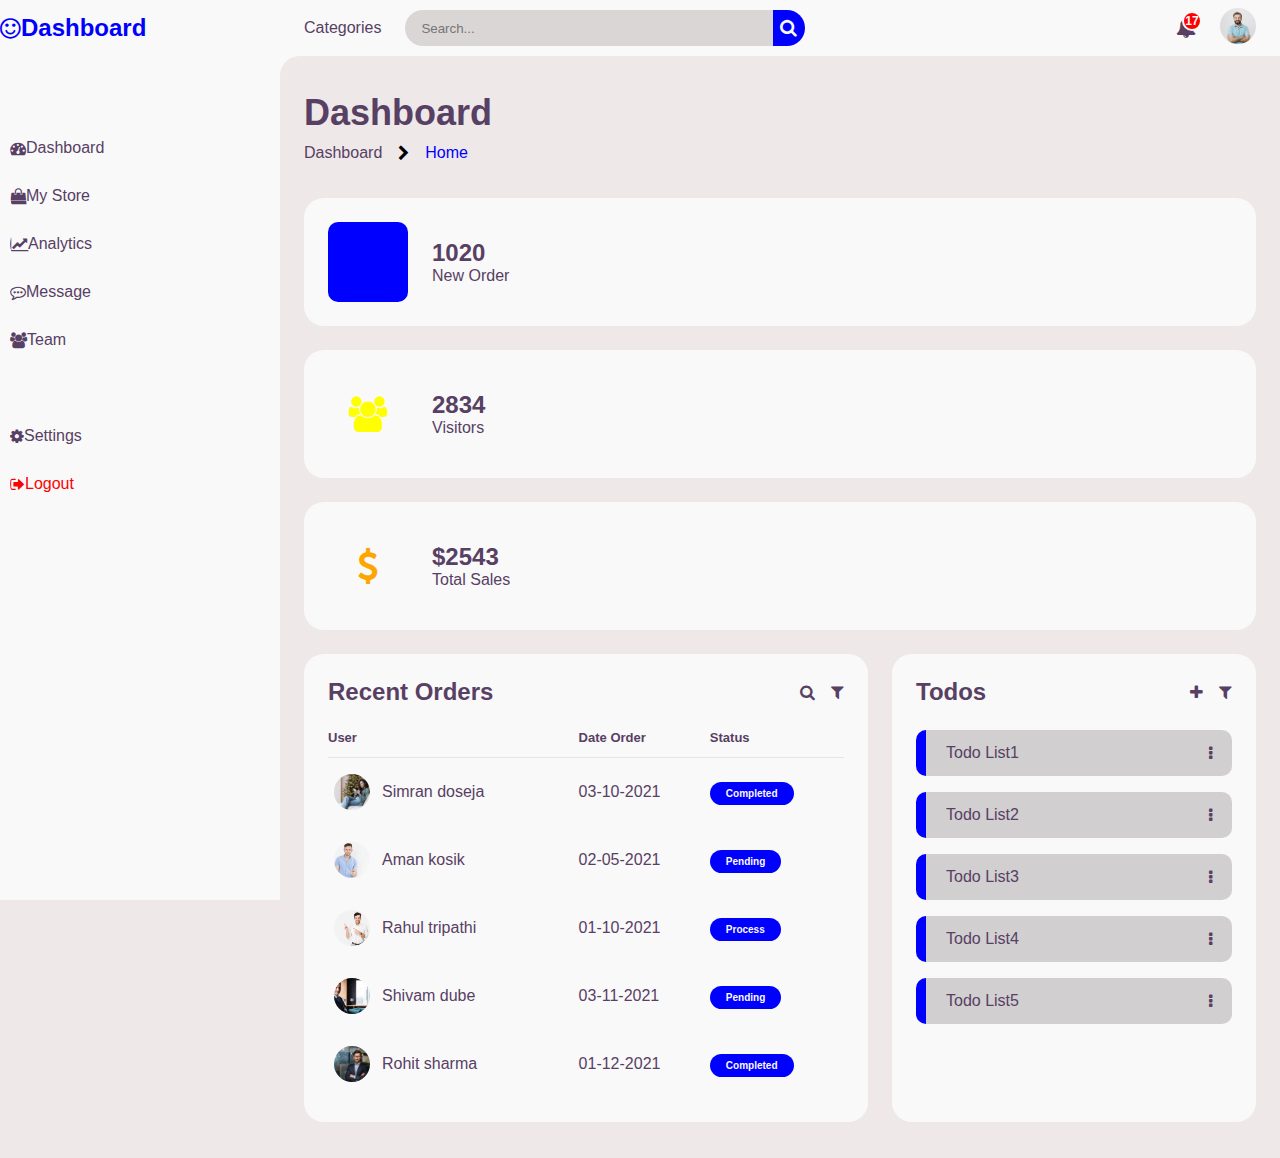
<file: index.html>
<!DOCTYPE html>
<html lang="en">
<head>
	<meta charset="UTF-8">
	<meta name="viewport" content="width=device-width, initial-scale=1.0">

	<!-- Boxicons -->
	<link rel="stylesheet" href="https://cdnjs.cloudflare.com/ajax/libs/font-awesome/4.7.0/css/font-awesome.min.css">
	<!-- My CSS -->
	<link rel="stylesheet" href="style.css">

	<title>AdminHub</title>
</head>
<body>
	<!-- SIDEBAR -->
	<section class="sidebar">
		<a href="#" class="brand">
            <i class="fa fa-smile-o" aria-hidden="true"></i>
			<span class="text">Dashboard</span>
		</a>
		<ul class="side-menu top">
			<li class="active">
				<a href="form.html">
                    <i class="fa fa-tachometer" aria-hidden="true"></i>
					<span class="text">Dashboard</span>
				</a>
			</li>
			<li>
				<a href= "regex-form.html">
                    <i class="fa fa-shopping-bag" aria-hidden="true"></i>
					<span class="text">My Store</span>
				</a>
			</li>
			<li>
				<a href="form.html">
                    <i class="fa fa-line-chart" aria-hidden="true"></i>
					<span class="text">Analytics</span>
				</a>
			</li>
			<li>
				<a href="#">
                    <i class="fa fa-commenting-o" aria-hidden="true"></i>
					<span class="text">Message</span>
				</a>
			</li>
			<li>
				<a href="#">
                    <i class="fa fa-users" aria-hidden="true"></i>
					<span class="text">Team</span>
				</a>
			</li>
		</ul>
		<ul class="side-menu">
			<li>
				<a href="#">
                    <i class="fa fa-cog" aria-hidden="true"></i>
					<span class="text">Settings</span>
				</a>
			</li>
			<li>
				<a href="#" class="logout">
                    <i class="fa fa-sign-out" aria-hidden="true"></i>
					<span class="text">Logout</span>
				</a>
			</li>
		</ul>
	</section>
	<!-- SIDEBAR -->
	<!-- CONTENT -->
	<section class="content">
		<!-- NAVBAR -->
		<nav>
			<a href="#" class="nav-link">Categories</a>
			<form action="#">
				<div class="form-input">
					<input type="search" placeholder="Search...">
					<button type="submit" class="search-btn"> <i class="fa fa-search" aria-hidden="true"></i></button>
				</div>
			</form>
			<a href="#" class="notification">
                <i class="fa fa-bell" aria-hidden="true"></i>
				<span class="num">17</span>
			</a>
			<a href="#" class="profile">
				<img src="IMAGES/handsome-confident-smiling-man-with-hands-crossed-chest_176420-18743.webp">
			</a>
		</nav>
		<!-- NAVBAR -->
		<!-- MAIN -->
		<main>
			<div class="head-title">
				<div class="left">
					<h1>Dashboard</h1>
					<ul class="breadcrumb">
						<li>
							<a href="#">Dashboard</a>
						</li>
						 
						<i class="fa fa-chevron-right" aria-hidden="true"></i>
						<li>
							<a class="active" href="#">Home</a>
						</li>
					</ul>
				</div>
				 
			</div>
			<ul class="box-info">
				<li>
					 <i class="fa fa-calendar" aria-hidden="true"></i>
					<span class="text">
						<h3>1020</h3>
						<p>New Order</p>
					</span>
				</li>
				<li>
					<i class="fa fa-users" aria-hidden="true"></i>
					<span class="text">
						<h3>2834</h3>
						<p>Visitors</p>
					</span>
				</li>
				<li>
					<i class="fa fa-usd" aria-hidden="true"></i>
					<span class="text">
						<h3>$2543</h3>
						<p>Total Sales</p>
					</span>
				</li>
			</ul>
			<div class="table-data">
				<div class="order">
					<div class="head">
						<h3>Recent Orders</h3>
						<i class="fa fa-search" aria-hidden="true"></i>
						<i class="fa fa-filter" aria-hidden="true"></i>
					</div>
					<table>
						<thead>
							<tr>
								<th>User</th>
								<th>Date Order</th>
								<th>Status</th>
							</tr>
						</thead>
						<tbody>
							<tr>
								<td>
									<img src="IMAGES/1.jpg">
									<p>Simran doseja</p>
								</td>
								<td>03-10-2021</td>
								<td><span class="status completed">Completed</span></td>
							</tr>
							<tr>
								<td>
									<img src="IMAGES/2.jpg">
									<p>Aman kosik</p>
								</td>
								<td>02-05-2021</td>
								<td><span class="status pending">Pending</span></td>
							</tr>
							<tr>
								<td>
									<img src="IMAGES/3.webp">
									<p>Rahul tripathi</p>
								</td>
								<td>01-10-2021</td>
								<td><span class="status process">Process</span></td>
							</tr>
							<tr>
								<td>
									<img src="IMAGES/4.jpg">
									<p>Shivam dube</p>
								</td>
								<td>03-11-2021</td>
								<td><span class="status pending">Pending</span></td>
							</tr>
							<tr>
								<td>
									<img src="IMAGES/5.jpg">
									<p>Rohit sharma</p>
								</td>
								<td>01-12-2021</td>
								<td><span class="status completed">Completed</span></td>
							</tr>
						</tbody>
					</table>
				</div>
				<div class="todo">
					<div class="head">
						<h3>Todos</h3>
						<i class="fa fa-plus" aria-hidden="true"></i>
						<i class="fa fa-filter" aria-hidden="true"></i>
					</div>
					<ul class="todo-list">
						<li class="completed">
							<p>Todo List1</p>
							<i class="fa fa-ellipsis-v" aria-hidden="true"></i>
						</li>
						<li class="completed">
							<p>Todo List2</p>
							<i class="fa fa-ellipsis-v" aria-hidden="true"></i>
						</li>
						<li class="not-completed">
							<p>Todo List3</p>
							<i class="fa fa-ellipsis-v" aria-hidden="true"></i>
						</li>
						<li class="completed">
							<p>Todo List4</p>
							<i class="fa fa-ellipsis-v" aria-hidden="true"></i>
						</li>
						<li class="not-completed">
							<p>Todo List5</p>
							<i class="fa fa-ellipsis-v" aria-hidden="true"></i>
						</li>
					</ul>
				</div>
			</div>
		</main>
		<!-- MAIN -->
	</section>
	<!-- CONTENT -->
	<script src="script.js"></script>
</body>
</html>
</file>
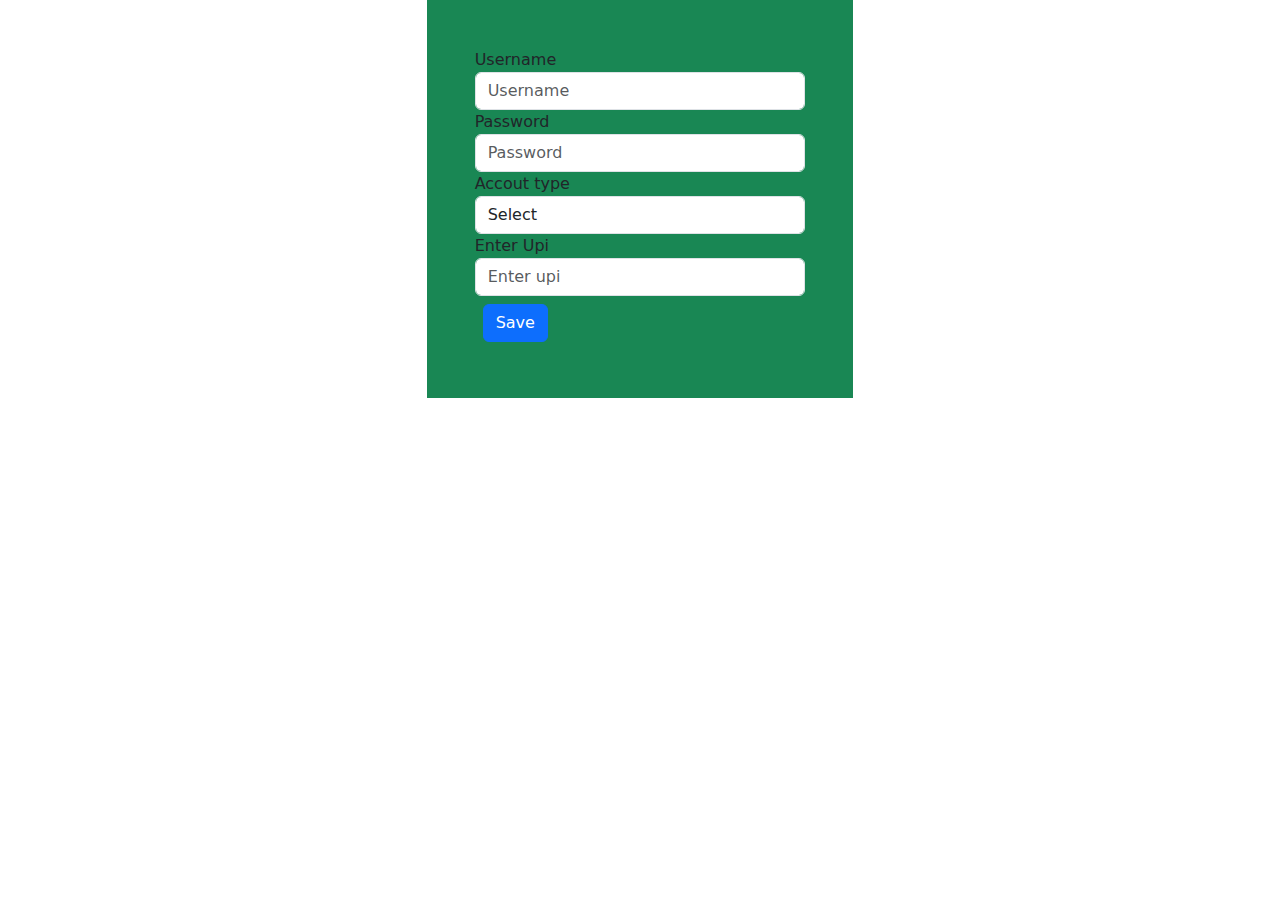
<file: regex-form.html>
<!DOCTYPE html>
<html lang="en">
<head>
    <meta charset="UTF-8">
    <meta http-equiv="X-UA-Compatible" content="IE=edge">
    <meta name="viewport" content="width=device-width, initial-scale=1.0">
    <title>Document</title>
    <link href="https://cdn.jsdelivr.net/npm/bootstrap@5.0.2/dist/css/bootstrap.min.css" rel="stylesheet"  crossorigin="anonymous">
</head>
<body>
    <style>
        #upi{
            display: none;
        }
        #self_bank{
            display: none;
        }
    </style>
    <div class="col-md-4 offset-md-4 p-5 bg-success">
        <form action="" method="post">
            <div class="form-group">
                <label for="">Username</label>
                <input type=" text" class="form-control" placeholder="Username" required>
            </div>
            <div class="form-group">
                <label for="">Password</label>
                <input type=" text" class="form-control" placeholder="Password" required>
            </div>
            <div class="form-group">
                <label for="">Accout type</label>
                <select name="" id="accout_type" class="form-control"  onchange="selectdata()">
                    <option value="">Select</option>
                    <option value="UPI">UPI</option>
                    <option value="self_bank">SELF BANK</option>
                </select>
            </div>
            <div class="form-group">
                <label for="">Enter Upi</label>
                <input type=" text" class="form-control" placeholder="Enter upi" required>
            </div>
            <div class="form-group" id="self_bank">
                <label for="">Bank Accout No.</label>
                <input type=" text" class="form-control" placeholder="Bank Accout" required>
                <label for="">Bank Accout No.</label>
                <input type=" text" class="form-control" placeholder="ifsc code" required>
            </div>
            <div class="form-group m-2">
                <button type="button" class="btn btn-primary">Save</button>
            </div>
        </form>
    </div>
    <script>
        function selectdata( ) {
            var accout_type= document.getElementById('accout_type').value;
            var upiform = document.getElementById('UPI');
            var self_bankform = document.getElementById('self_bank');

            if (accout_type=="upi") {

                upiform.style.display="block";
                self_bankform.style.display="none";
            }
            else if (accout_type=="self_bank") {
                self_bankform.style.display="block";
                upiform.style.display="none";
            }
            else {
                self_bankform.style.display="none";
                upiform.style.display="none";
            }
        }
    </script>
</body>
</html>
</file>
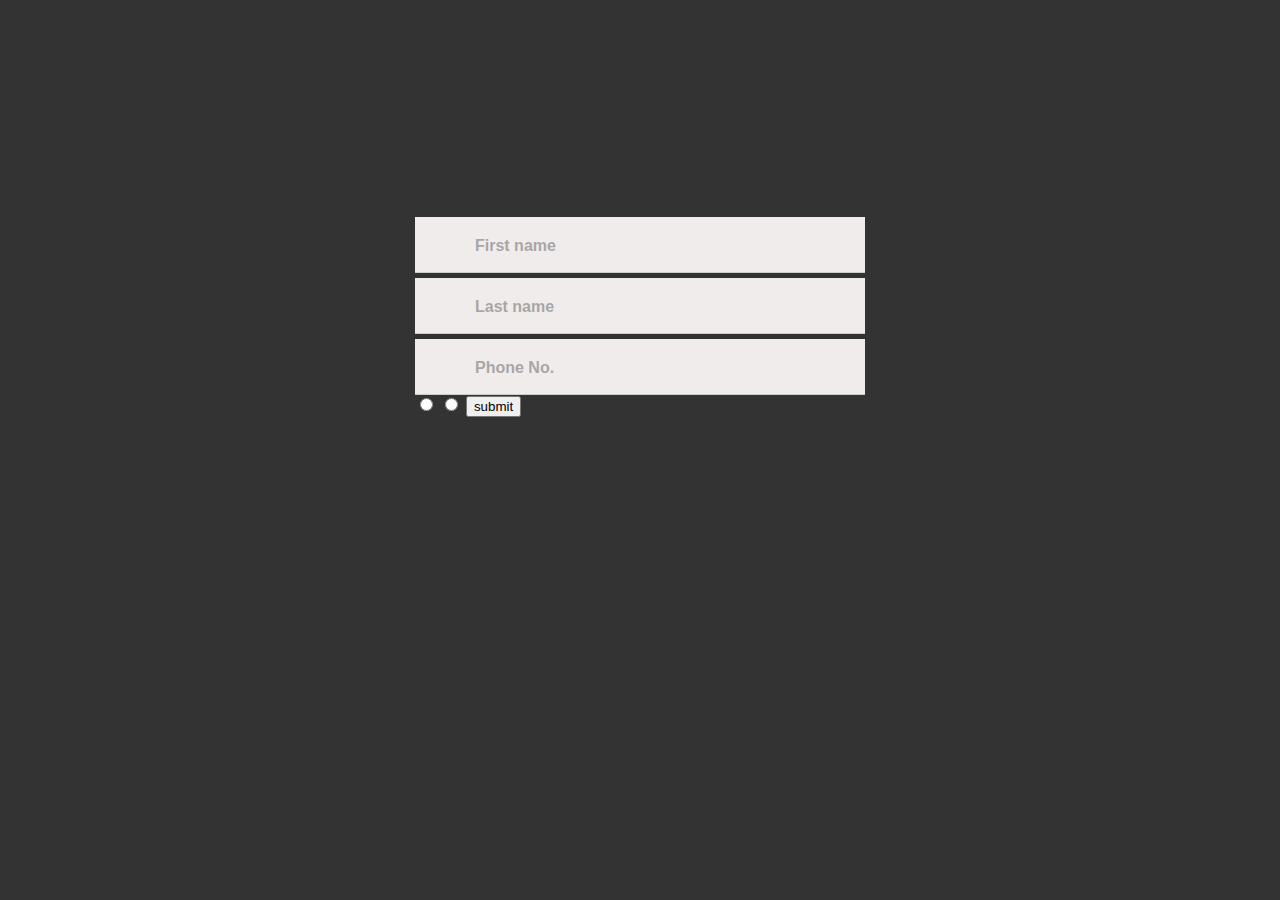
<file: view.html>
<html>
<head>
	<title>HTML CSS Form Validation | 	webdevtrick.com</title>
	<link rel="stylesheet" type="text/css" href="form.css">
</head>
<body onload="onloadstore()">
 
	<form action="#0">
		<div>
			
			<input type="text" name="firstname" id="firstname" placeholder=" " required>
			<label for="firstname">First name</label>
		</div>
		<div>
		
			<input type="text" name="lastname" id="lastname" placeholder=" " required>
			<label for="lastname">Last name</label>
		</div>
		<div>
			
			<input type="tel" name="tel" id="tel" placeholder=" "
			pattern="^(\s*)?(\+)?([- _():=+]?\d[- _():=+]?){10,14}(\s*)?$" required>
			<label for="tel">Phone No.</label>
			<div class="requirements"> Must be a valid Phone Number!</div>
		</div>

	 
			
		
		<input type="radio" id="male" value="male" name="gender">
		<input type="radio" id="female" value="female" name="gender">
		 



	
		 <button type="button"> submit</button>
	</form>
  

	 <script>

function onloadstore(){
	 
   var gertfullname= sessionStorage.getItem('firstname');
   var gertlastname= sessionStorage.getItem('lastname');
   var gertmoblname= sessionStorage.getItem('tel');
   var gertmale= sessionStorage.getItem('male');
   var gertfemale= sessionStorage.getItem('female');


    document.getElementById("firstname").value = gertfullname;
	 document.getElementById("lastname").value = gertlastname;
 document.getElementById("tel").value = gertmoblname;
 document.getElementById("male").value = gertmale;
 document.getElementById("female").value = gertfemale;
}
 
	 </script>
  
</body>
</html>
</file>
<file: style.css>
* {
	margin: 0;
	padding: 0;
	box-sizing: border-box;
}
a {
	text-decoration: none;
}
li {
	list-style: none;
}
 
html {
	overflow-x: hidden;
}
 
body {
	background: rgb(238, 232, 232);
	overflow-x: hidden;
}
/* SIDEBAR */
.sidebar {
	position: fixed;
	top: 0;
	left: 0;
	width: 280px;
	height: 100%;
	background: #f9f9f9;
	z-index: 2000;
	font-family: sans-serif;
	transition: .3s ease;
	overflow-x: hidden;
	scrollbar-width: none;
}
.sidebar.hide {
	width: 60px;
}
.sidebar .brand {
	font-size: 24px;
	font-weight: 700;
	height: 56px;
	display: flex;
	align-items: center;
	color:blue;
	position: sticky;
	top: 0;
	left: 0;
	background: #f9f9f9;
	z-index: 500;
	padding-bottom: 20px;
	box-sizing: content-box;
}
.sidebar .side-menu {
	width: 100%;
	margin-top: 48px;
}
.sidebar .side-menu li {
	height: 48px;
	background: transparent;
	margin-left: 6px;
	border-radius: 48px 0 0 48px;
	padding: 4px;
}
.sidebar .side-menu li a {
	width: 100%;
	height: 100%;
	background:#f9f9f9;
	display: flex;
	align-items: center;
	border-radius: 48px;
	font-size: 16px;
	color: #584064;
	white-space: nowrap;
	overflow-x: hidden;
}
.sidebar.hide .side-menu li a {
	width: calc(48px - (4px * 2));
	transition: width .3s ease;
}
.sidebar .side-menu li a.logout {
	color:  red;
}
.sidebar .side-menu.top li a:hover {
	color: blue;
}
 
/* SIDEBAR */
/* CONTENT */
.content {
	position: relative;
	width: calc(100% - 280px);
	left: 280px;
	transition: .3s ease;
}
.sidebar.hide ~ .content {
	width: calc(100% - 60px);
	left: 60px;
}
/* NAVBAR */
.content nav {
	height: 56px;
	background: #f9f9f9;
	padding: 0 24px;
	display: flex;
	align-items: center;
	grid-gap: 24px;
	font-family: sans-serif;
	position: sticky;
	top: 0;
	left: 0;
	z-index: 1000;
}
.content nav::before {
	content: '';
	position: absolute;
	width: 40px;
	height: 40px;
	bottom: -40px;
	left: 0;
	border-radius: 50%;
	box-shadow: -20px -20px 0 #f9f9f9;
}
.content nav a {
	color:  #584064;
}
.content nav .nav-link {
	font-size: 16px;
	transition: .3s ease;
}
.content nav .nav-link:hover {
	color: blue;
}
.content nav form {
	max-width: 400px;
	width: 100%;
	margin-right: auto;
}
.content nav form .form-input {
	display: flex;
	align-items: center;
	height: 36px;
}
.content nav form .form-input input {
	flex-grow: 1;
	padding: 0 16px;
	height: 100%;
	border: none;
	background:rgb(219, 214, 214);
	border-radius: 36px 0 0 36px;
	outline: none;
	width: 100%;
	color: #584064
}
.content nav form .form-input button {
	width: 36px;
	height: 100%;
	display: flex;
	justify-content: center;
	align-items: center;
	background: blue;
	color:  #f9f9f9;
	font-size: 18px;
	border: none;
	outline: none;
	border-radius: 0 36px 36px 0;
	cursor: pointer;
}
.content nav .notification {
	font-size: 20px;
	position: relative;
}
.content nav .notification .num {
	position: absolute;
	top: -6px;
	right: -6px;
	width: 20px;
	height: 20px;
	border-radius: 50%;
	border: 2px solid #f9f9f9;
	background: red;
	color: #f9f9f9;
	font-weight: 700;
	font-size: 12px;
	display: flex;
	justify-content: center;
	align-items: center;
}
.content nav .profile img {
	width: 36px;
	height: 36px;
	object-fit: cover;
	border-radius: 50%;
}
.content nav .switch-mode {
	display: block;
	min-width: 50px;
	height: 25px;
	border-radius: 25px;
	background: rgb(238, 234, 234);
	cursor: pointer;
	position: relative;
}
.content nav .switch-mode::before {
	content: '';
	position: absolute;
	top: 2px;
	left: 2px;
	bottom: 2px;
	width: calc(25px - 4px);
	background: blue;
	border-radius: 50%;
	transition: all .3s ease;
}
.content nav #switch-mode:checked + .switch-mode::before {
	left: calc(100% - (25px - 4px) - 2px);
}
/* NAVBAR */
/* MAIN */
.content main {
	width: 100%;
	padding: 36px 24px;
	font-family: sans-serif;
 
	overflow-y: auto;
}
.content main .head-title {
	display: flex;
	align-items: center;
	justify-content: space-between;
	grid-gap: 16px;
	flex-wrap: wrap;
}
.content main .head-title .left h1 {
	font-size: 36px;
	font-weight: 600;
	margin-bottom: 10px;
	color: #584064;
}
.content main .head-title .left .breadcrumb {
	display: flex;
	align-items: center;
	grid-gap: 16px;
}
.content main .head-title .left .breadcrumb li {
	color:  #584064;
}
.content main .head-title .left .breadcrumb li a {
	color:  #584064;
	pointer-events: none;
}
.content main .head-title .left .breadcrumb li a.active {
	color: blue;
	pointer-events: unset;
}
.content main .head-title .btn-download {
	height: 36px;
	padding: 0 16px;
	border-radius: 36px;
	background: blue;
	color: #f9f9f9;
	display: flex;
	justify-content: center;
	align-items: center;
	grid-gap: 10px;
	font-weight: 500;
}
.content main .box-info {
	display: grid;
	grid-gap: 24px;
	margin-top: 36px;
}
.content main .box-info li {
	padding: 24px;
	background: #f9f9f9;
	border-radius: 20px;
	display: flex;
	align-items: center;
	grid-gap: 24px;
}
.content main .box-info li .fa {
	width: 80px;
	height: 80px;
	border-radius: 10px;
	font-size: 36px;
	display: flex;
	justify-content: center;
	align-items: center;
}
.content main .box-info li:nth-child(1) .fa {
	background:blue;
	color: blue;
}
.content main .box-info li:nth-child(2) .fa {
	background:light-yellow;
	color: yellow;
}
.content main .box-info li:nth-child(3) .fa{
	background: light-orange;
	color: orange;
}
.content main .box-info li .text h3 {
	font-size: 24px;
	font-weight: 600;
	color: #584064;
}
.content main .box-info li .text p {
	color:  #584064;	
}
.content main .table-data {
	display: flex;
	flex-wrap: wrap;
	grid-gap: 24px;
	margin-top: 24px;
	width: 100%;
	color: #584064;
}
.content main .table-data > div {
	border-radius: 20px;
	background: #f9f9f9;
	padding: 24px;
	overflow-x: auto;
}
.content main .table-data .head {
	display: flex;
	align-items: center;
	grid-gap: 16px;
	margin-bottom: 24px;
}
.content main .table-data .head h3 {
	margin-right: auto;
	font-size: 24px;
	font-weight: 600;
}
.content main .table-data .head .bx {
	cursor: pointer;
}

.content main .table-data .order {
	flex-grow: 1;
	flex-basis: 500px;
}
.content main .table-data .order table {
	width: 100%;
	border-collapse: collapse;
}
.content main .table-data .order table th {
	padding-bottom: 12px;
	font-size: 13px;
	text-align: left;
	border-bottom: 1px solid rgb(232, 228, 228);
}
.content main .table-data .order table td {
	padding: 16px 0;
}
.content main .table-data .order table tr td:first-child {
	display: flex;
	align-items: center;
	grid-gap: 12px;
	padding-left: 6px;
}
.content main .table-data .order table td img {
	width: 36px;
	height: 36px;
	border-radius: 50%;
	object-fit: cover;
}
.content main .table-data .order table tbody tr:hover {
	background: rgb(216, 213, 213);
}
.content main .table-data .order table tr td .status {
	font-size: 10px;
	padding: 6px 16px;
	color: #f9f9f9;
	border-radius: 20px;
	font-weight: 700;
}
.content main .table-data .order table tr td .status.completed {
	background: blue;
}
.content main .table-data .order table tr td .status.process {
	background: blue;
}
.content main .table-data .order table tr td .status.pending {
	background: blue;
}

 
.content main .table-data .todo {
	flex-grow: 1;
	flex-basis: 300px;
}
.content main .table-data .todo .todo-list {
	width: 100%;
}
.content main .table-data .todo .todo-list li {
	width: 100%;
	margin-bottom: 16px;
	background: rgb(209, 207, 207);
	border-radius: 10px;
	padding: 14px 20px;
	display: flex;
	justify-content: space-between;
	align-items: center;
}
.content main .table-data .todo .todo-list li .fa {
	cursor: pointer;
}
.content main .table-data .todo .todo-list li.completed {
	border-left: 10px solid blue;
}
.content main .table-data .todo .todo-list li.not-completed {
	border-left: 10px solid blue;
}
.content main .table-data .todo .todo-list li:last-child {
	margin-bottom: 0;
}
/* MAIN */
/* CONTENT */









@media screen and (max-width: 768px) {
	.sidebar {
		width: 200px;
	}

	.content {
		width: calc(100% - 60px);
		left: 200px;
	}

	.content nav .nav-link {
		display: none;
	}
}






@media screen and (max-width: 576px) {
	.content nav form .form-input input {
		display: none;
	}

	.content nav form .form-input button {
		width: auto;
		height: auto;
		background: transparent;
		border-radius: none;
		color: #d4c9d9;
	}

	.content nav form.show .form-input input {
		display: block;
		width: 100%;
	}
	.content nav form.show .form-input button {
		width: 36px;
		height: 100%;
		border-radius: 0 36px 36px 0;
		color:#f9f9f9;
		background: red;
	}

	 

	.content main .box-info {
		grid-template-columns: 1fr;
	}

	.content main .table-data .head {
		min-width: 420px;
	}
	.content main .table-data .order table {
		min-width: 420px;
	}
	.content main .table-data .todo .todo-list {
		min-width: 420px;
	}
}
</file>
<file: form.css>
body {
	margin-top: 15%;
  background: #333;
  font-family: Arial;
	padding: 20px;
}
 
*{
	box-sizing: border-box;
}
 
form{
	max-width: 450px;
	margin: 0 auto;
}
 
form > div{
	margin-top: 5px;
	position: relative;
	background: white;
	border-bottom: 1px solid #ccc;
}
 
form > div > label{
	opacity: 0.3;
	font-weight: bold;
	position: absolute;
	top: 20px;
	left: 60px;
}
 
form > div > input[type="text"],
form > div > input[type="email"],
form > div > input[type="password"],
form > div > input[type="tel"]{
	width: 100%;
	border: 0;
	padding: 20px 20px 20px 60px;
	background: #F0ECEC;
}
 
form > div > input[type="text"]:focus,
form > div > input[type="email"]:focus,
form > div > input[type="password"]:focus,
form > div > input[type="tel"]:focus{
	outline: 0;
	background: white;
}
 
form > div > input[type="text"]:focus + label,
form > div > input[type="email"]:focus + label,
form > div > input[type="password"]:focus + label,
form > div > input[type="tel"]:focus + label{
	opacity: 0;
}
 
form > div > input[type="text"]:valid,
form > div > input[type="email"]:valid,
form > div > input[type="password"]:valid,
form > div > input[type="tel"]:valid{
	background: url('https://webdevtrick.com/wp-content/uploads/check-icon.svg');
	background-size: 20px;
	background-repeat: no-repeat;
	background-position: 415px 18px;
}
 
form > div > input[type="text"]:valid + label,
form > div > input[type="email"]:valid + label,
form > div > input[type="password"]:valid + label,
form > div > input[type="tel"]:valid + label{
	opacity: 0;
}
 
form > div > input[type="text"]:invalid:not(:focus):not(:placeholder-shown),
form > div > input[type="email"]:invalid:not(:focus):not(:placeholder-shown),
form > div > input[type="password"]:invalid:not(:focus):not(:placeholder-shown),
form > div > input[type="tel"]:invalid:not(:focus):not(:placeholder-shown){
	background: url('https://webdevtrick.com/wp-content/uploads/xicon.svg');
	background-size: 20px;
	background-repeat: no-repeat;
	background-position: 415px 18px;
}
 
form > div > input[type="text"]:invalid:not(:focus):not(:placeholder-shown) + label,
form > div > input[type="email"]:invalid:not(:focus):not(:placeholder-shown) + label,
form > div > input[type="password"]:invalid:not(:focus):not(:placeholder-shown) + label,
form > div > input[type="tel"]:invalid:not(:focus):not(:placeholder-shown) + label{
	opacity: 0;
}
 
form > div > input[type="text"]:invalid:not(:focus):not(:placeholder-shown) ~ .requirements,
form > div > input[type="email"]:invalid:not(:focus):not(:placeholder-shown) ~ .requirements,
form > div > input[type="password"]:invalid:not(:focus):not(:placeholder-shown) ~ .requirements,
form > div > input[type="tel"]:invalid:not(:focus):not(:placeholder-shown) ~ .requirements{
	margin-top: 5px;
	max-height: 200px;
	padding: 5px 30px 5px 50px;
	border-top: 1px dashed #aaa;
	background-color: whitesmoke;
}
 
form > div .requirements {
	padding: 0 30px 0 50px;
	color: #C73030;
	max-height: 0;
	transition: 0.28s;
	overflow: hidden;
	font-style: italic;
	font-size: 0.8em;
}
 
form input[type="submit"]{
	display: block;
	width: 100%;
	margin: 20px 0;
	background: #41D873;
	color: white;
	border: 0;
	padding: 20px;
	font-size: 1.2rem;
}
</file>
